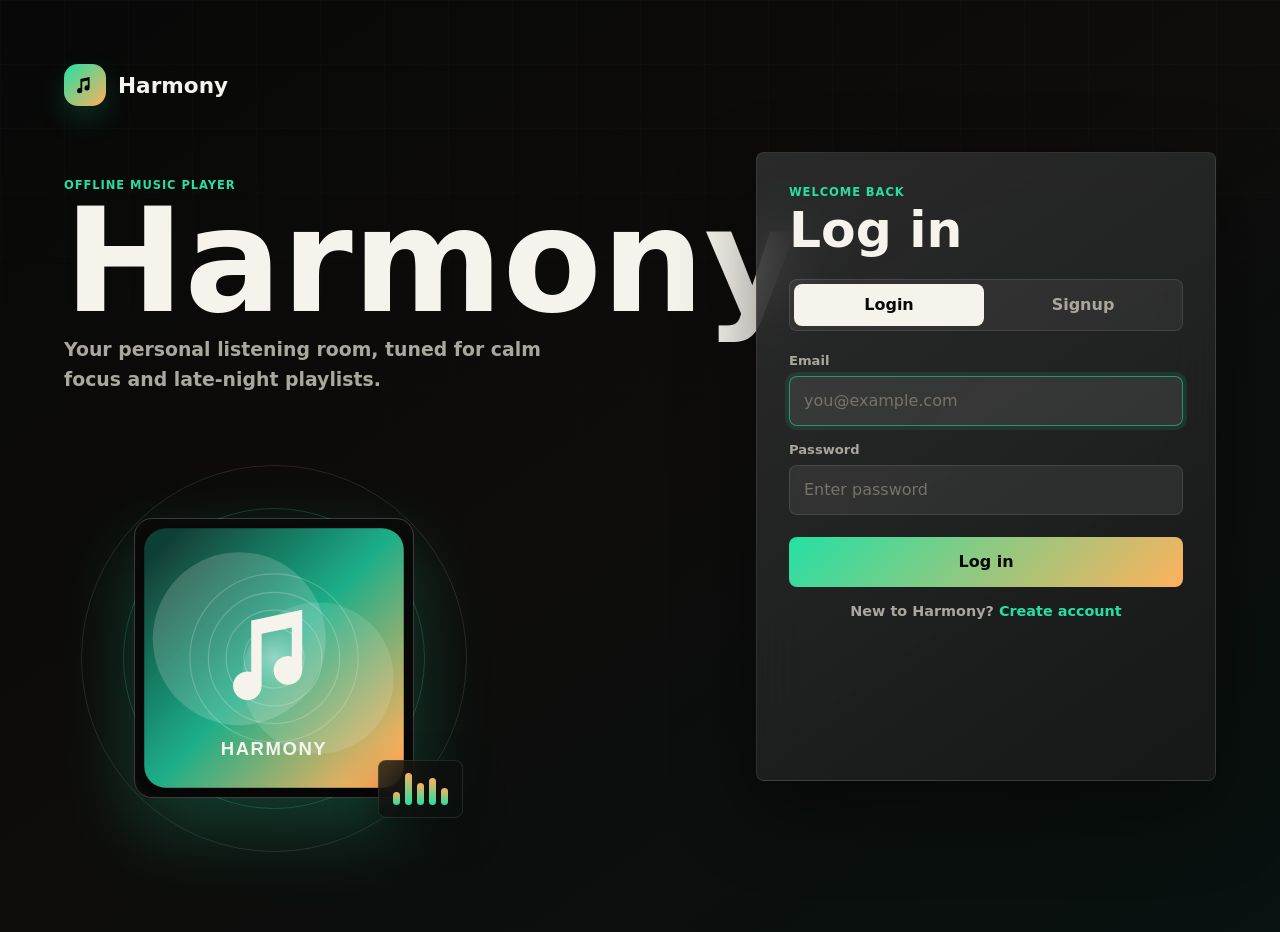
<file: index.html>
<!DOCTYPE html>
<html lang="en">
  <head>
    <meta charset="UTF-8" />
    <meta name="viewport" content="width=device-width, initial-scale=1.0" />
    <title>Harmony - Offline Music Player</title>
    <script>
      (() => {
        try {
          const user = JSON.parse(localStorage.getItem("harmony:current-user") || "null");
          if (!user || !user.email) {
            window.location.replace("auth.html");
          }
        } catch (error) {
          localStorage.removeItem("harmony:current-user");
          window.location.replace("auth.html");
        }
      })();
    </script>
    <link rel="stylesheet" href="style.css" />
  </head>
  <body>
    <div class="ambient-grid" aria-hidden="true"></div>

    <div class="app-shell">
      <aside class="sidebar" aria-label="Primary navigation">
        <a class="brand" href="#" aria-label="Harmony home">
          <span class="brand-mark">
            <img src="assets/icons/music.svg" alt="" />
          </span>
          <span>Harmony</span>
        </a>

        <nav class="nav-list">
          <button class="nav-item is-active" type="button" data-view="home">
            <img src="assets/icons/home.svg" alt="" />
            <span>Home</span>
          </button>
          <button class="nav-item" type="button" data-view="library">
            <img src="assets/icons/library.svg" alt="" />
            <span>Library</span>
            <span class="nav-count" id="likedCount">0</span>
          </button>
        </nav>

        <div class="playlists-section">
          <div class="playlists-header">
            <h3 class="playlists-title">Playlists</h3>
            <button class="create-playlist-btn" id="createPlaylistBtn" type="button" aria-label="Create new playlist" title="Create new playlist">
              <img src="assets/icons/add.svg" alt="" />
            </button>
          </div>
          <ul class="playlists-list" id="playlistsList" aria-label="Your playlists"></ul>
        </div>

        <div class="sidebar-panel">
          <p class="panel-kicker">Offline</p>
          <p class="panel-title">9-track collection</p>
          <div class="mini-eq" aria-hidden="true">
            <span></span>
            <span></span>
            <span></span>
            <span></span>
          </div>
        </div>
      </aside>

      <main class="main-content">
        <header class="topbar">
          <div>
            <p class="eyebrow" id="viewEyebrow">Home</p>
            <h1 id="viewTitle">Today's Mix</h1>
          </div>

          <label class="search-box" for="searchInput">
            <img src="assets/icons/search.svg" alt="" />
            <input id="searchInput" type="search" placeholder="Search songs" autocomplete="off" />
            <button class="clear-search" id="clearSearch" type="button" aria-label="Clear search">
              <img src="assets/icons/close.svg" alt="" />
            </button>
          </label>

          <div class="user-menu" aria-label="Account">
            <span class="welcome-copy" id="welcomeName">Welcome</span>
            <button class="logout-button" id="logoutBtn" type="button">Logout</button>
          </div>
        </header>

        <section class="hero-panel" aria-labelledby="heroTitle">
          <div class="hero-copy">
            <p class="eyebrow" id="heroEyebrow">Now Playing</p>
            <h2 id="heroTitle">Blinding Lights</h2>
            <p id="heroArtist">The Weeknd</p>
            <div class="hero-actions">
              <button class="hero-play" id="heroPlay" type="button">
                <img src="assets/icons/play.svg" alt="" id="heroPlayIcon" />
                <span id="heroPlayText">Play</span>
              </button>
              <button class="icon-button glass-button" id="heroFavorite" type="button" aria-label="Like song">
                <img src="assets/icons/heart.svg" alt="" />
              </button>
            </div>
          </div>

          <div class="hero-visual">
            <img id="heroCover" src="assets/covers/default-cover.svg" alt="Album cover" />
            <div class="hero-rings" aria-hidden="true">
              <span></span>
              <span></span>
              <span></span>
            </div>
          </div>
        </section>

        <section class="tracks-section" aria-labelledby="tracksHeading">
          <div class="section-heading">
            <div>
              <p class="eyebrow" id="trackContext">All Tracks</p>
              <h2 id="tracksHeading">Featured Songs</h2>
            </div>
            <span id="resultCount">9 songs</span>
          </div>

          <div class="track-grid" id="trackGrid" aria-live="polite"></div>
          <div class="empty-state" id="emptyState" hidden>
            <img src="assets/icons/search.svg" alt="" />
            <h3>No songs found</h3>
            <p>Try another title.</p>
          </div>
        </section>
      </main>
    </div>

    <footer class="player" aria-label="Music player">
      <div class="player-song">
        <img class="player-cover" id="playerCover" src="assets/covers/default-cover.svg" alt="Album cover" />
        <div class="player-meta">
          <p id="playerTitle">Blinding Lights</p>
          <span id="playerArtist">The Weeknd</span>
        </div>
        <button class="icon-button like-button" id="playerFavorite" type="button" aria-label="Like song">
          <img src="assets/icons/heart.svg" alt="" />
        </button>
      </div>

      <div class="player-center">
        <div class="control-row">
          <button class="icon-button" id="prevBtn" type="button" aria-label="Previous song">
            <img src="assets/icons/prev.svg" alt="" />
          </button>
          <button class="icon-button primary-control" id="playPauseBtn" type="button" aria-label="Play">
            <img id="playPauseIcon" src="assets/icons/play.svg" alt="" />
          </button>
          <button class="icon-button" id="nextBtn" type="button" aria-label="Next song">
            <img src="assets/icons/next.svg" alt="" />
          </button>
        </div>

        <div class="timeline">
          <span id="currentTime">0:00</span>
          <input class="range progress-range" id="progressRange" type="range" min="0" max="1000" value="0" aria-label="Seek" />
          <span id="durationTime">0:00</span>
        </div>
      </div>

      <div class="player-volume">
        <button class="icon-button" id="muteBtn" type="button" aria-label="Mute">
          <img id="volumeIcon" src="assets/icons/volume.svg" alt="" />
        </button>
        <input class="range volume-range" id="volumeRange" type="range" min="0" max="1" step="0.01" value="0.72" aria-label="Volume" />
      </div>
    </footer>

    <!-- Create Playlist Modal -->
    <div class="modal-overlay" id="createPlaylistModal" hidden>
      <div class="modal-content">
        <div class="modal-header">
          <h2>Create New Playlist</h2>
          <button class="modal-close" type="button" aria-label="Close modal">
            <img src="assets/icons/close.svg" alt="" />
          </button>
        </div>
        <div class="modal-body">
          <label for="playlistNameInput" class="input-label">Playlist Name</label>
          <input id="playlistNameInput" type="text" placeholder="My Awesome Playlist" maxlength="50" />
          <div class="input-error" id="playlistNameError" hidden></div>
        </div>
        <div class="modal-footer">
          <button class="btn-secondary" id="cancelPlaylistBtn" type="button">Cancel</button>
          <button class="btn-primary" id="confirmPlaylistBtn" type="button">Create</button>
        </div>
      </div>
    </div>

    <!-- Add Songs to Playlist Modal -->
    <div class="modal-overlay" id="addSongsModal" hidden>
      <div class="modal-content modal-lg">
        <div class="modal-header">
          <h2 id="addSongsTitle">Add Songs to Playlist</h2>
          <button class="modal-close" type="button" aria-label="Close modal">
            <img src="assets/icons/close.svg" alt="" />
          </button>
        </div>
        <div class="modal-body modal-search">
          <label class="search-box-modal" for="addSongsSearch">
            <img src="assets/icons/search.svg" alt="" />
            <input id="addSongsSearch" type="search" placeholder="Search songs..." autocomplete="off" />
          </label>
          <div class="songs-list" id="addSongsList"></div>
          <div class="empty-state-modal" id="addSongsEmpty" hidden>
            <img src="assets/icons/search.svg" alt="" />
            <h3>No songs found</h3>
          </div>
        </div>
        <div class="modal-footer">
          <button class="btn-secondary" id="closeAddSongsBtn" type="button">Done</button>
        </div>
      </div>
    </div>

    <audio id="audio" preload="metadata"></audio>
    <script src="data/songs.js" defer></script>
    <script src="script.js" defer></script>
  </body>
</html>
</file>
<file: style.css>
:root {
  color-scheme: dark;
  --bg: #070807;
  --bg-elevated: rgba(19, 21, 20, 0.74);
  --bg-strong: rgba(25, 27, 25, 0.92);
  --line: rgba(255, 255, 255, 0.1);
  --line-strong: rgba(255, 255, 255, 0.18);
  --text: #f6f3ec;
  --muted: #aaa79d;
  --soft: #77736b;
  --accent: #24e0a4;
  --accent-2: #ffb15c;
  --accent-3: #ec5f7e;
  --cover-glow: rgba(42, 210, 159, 0.28);
  --player-height: 104px;
  --sidebar-width: 260px;
  --shadow-lg: 0 30px 80px rgba(0, 0, 0, 0.46);
  --shadow-md: 0 16px 40px rgba(0, 0, 0, 0.34);
}

* {
  box-sizing: border-box;
}

html {
  min-width: 320px;
  background: var(--bg);
}

body {
  min-height: 100vh;
  margin: 0;
  overflow: hidden;
  background:
    linear-gradient(145deg, rgba(7, 8, 7, 0.96), rgba(15, 13, 12, 0.95) 48%, rgba(8, 18, 16, 0.98)),
    #070807;
  color: var(--text);
  font-family: Inter, ui-sans-serif, system-ui, -apple-system, BlinkMacSystemFont, "Segoe UI", sans-serif;
  letter-spacing: 0;
}

button,
input {
  font: inherit;
}

button {
  border: 0;
}

img {
  display: block;
  max-width: 100%;
}

.ambient-grid {
  position: fixed;
  inset: 0;
  pointer-events: none;
  background-image:
    linear-gradient(rgba(255, 255, 255, 0.027) 1px, transparent 1px),
    linear-gradient(90deg, rgba(255, 255, 255, 0.027) 1px, transparent 1px);
  background-size: 64px 64px;
  mask-image: linear-gradient(to bottom, rgba(0, 0, 0, 0.7), transparent 70%);
}

.app-shell {
  position: relative;
  z-index: 1;
  display: grid;
  grid-template-columns: var(--sidebar-width) minmax(0, 1fr);
  gap: 20px;
  height: 100vh;
  padding: 20px 20px calc(var(--player-height) + 38px);
}

.sidebar,
.hero-panel,
.player {
  border: 1px solid var(--line);
  background: var(--bg-elevated);
  backdrop-filter: blur(26px);
  box-shadow: var(--shadow-md);
}

.sidebar {
  display: flex;
  min-height: 0;
  flex-direction: column;
  gap: 28px;
  padding: 22px;
  border-radius: 22px;
}

.brand {
  display: inline-flex;
  align-items: center;
  gap: 12px;
  color: var(--text);
  font-size: 1.35rem;
  font-weight: 850;
  text-decoration: none;
}

.brand-mark {
  display: grid;
  width: 42px;
  height: 42px;
  place-items: center;
  border-radius: 14px;
  background: linear-gradient(135deg, var(--accent), var(--accent-2));
  box-shadow: 0 12px 28px rgba(36, 224, 164, 0.18);
}

.brand-mark img {
  width: 22px;
  filter: brightness(0) saturate(100%);
}

.nav-list {
  display: grid;
  gap: 8px;
}

.nav-item {
  display: grid;
  grid-template-columns: 22px 1fr auto;
  align-items: center;
  gap: 12px;
  min-height: 48px;
  padding: 0 14px;
  border-radius: 8px;
  background: transparent;
  color: var(--muted);
  cursor: pointer;
  text-align: left;
  transition: background 180ms ease, color 180ms ease, transform 180ms ease;
}

.nav-item img {
  width: 20px;
  opacity: 0.75;
  transition: opacity 180ms ease, transform 180ms ease;
}

.nav-item:hover,
.nav-item.is-active {
  background: rgba(255, 255, 255, 0.085);
  color: var(--text);
}

.nav-item:hover {
  transform: translateX(2px);
}

.nav-item.is-active img,
.nav-item:hover img {
  opacity: 1;
}

.nav-count {
  min-width: 24px;
  padding: 3px 7px;
  border-radius: 999px;
  background: rgba(36, 224, 164, 0.16);
  color: var(--accent);
  font-size: 0.76rem;
  font-weight: 800;
  text-align: center;
}

.sidebar-panel {
  margin-top: auto;
  padding: 16px;
  border: 1px solid var(--line);
  border-radius: 8px;
  background:
    linear-gradient(135deg, rgba(36, 224, 164, 0.12), rgba(255, 177, 92, 0.09)),
    rgba(255, 255, 255, 0.045);
}

.panel-kicker,
.eyebrow {
  margin: 0;
  color: var(--accent);
  font-size: 0.72rem;
  font-weight: 850;
  letter-spacing: 0.08em;
  text-transform: uppercase;
}

.panel-title {
  margin: 7px 0 14px;
  color: var(--text);
  font-weight: 750;
}

.mini-eq {
  display: flex;
  align-items: end;
  gap: 4px;
  height: 22px;
}

.mini-eq span,
.playing-indicator span {
  width: 4px;
  border-radius: 999px;
  background: linear-gradient(to top, var(--accent), var(--accent-2));
  animation: equalize 900ms ease-in-out infinite alternate;
}

.mini-eq span:nth-child(1),
.playing-indicator span:nth-child(1) {
  height: 40%;
}

.mini-eq span:nth-child(2),
.playing-indicator span:nth-child(2) {
  height: 100%;
  animation-delay: 120ms;
}

.mini-eq span:nth-child(3),
.playing-indicator span:nth-child(3) {
  height: 68%;
  animation-delay: 240ms;
}

.mini-eq span:nth-child(4) {
  height: 82%;
  animation-delay: 360ms;
}

.main-content {
  min-width: 0;
  overflow: auto;
  padding-right: 4px;
  scrollbar-color: rgba(255, 255, 255, 0.22) transparent;
}

.topbar {
  display: grid;
  grid-template-columns: minmax(0, 1fr) minmax(260px, 390px) auto;
  gap: 18px;
  align-items: center;
  margin-bottom: 18px;
}

.topbar h1 {
  margin: 4px 0 0;
  font-size: clamp(2rem, 4vw, 4.2rem);
  line-height: 0.95;
  letter-spacing: 0;
}

.search-box {
  position: relative;
  display: flex;
  align-items: center;
  gap: 10px;
  height: 50px;
  padding: 0 14px;
  border: 1px solid var(--line);
  border-radius: 999px;
  background: rgba(255, 255, 255, 0.075);
  transition: border-color 180ms ease, background 180ms ease, box-shadow 180ms ease;
}

.search-box:focus-within {
  border-color: rgba(36, 224, 164, 0.52);
  background: rgba(255, 255, 255, 0.1);
  box-shadow: 0 0 0 4px rgba(36, 224, 164, 0.1);
}

.search-box > img {
  width: 18px;
  opacity: 0.72;
}

.search-box input {
  width: 100%;
  min-width: 0;
  border: 0;
  outline: 0;
  background: transparent;
  color: var(--text);
}

.search-box input::placeholder {
  color: var(--soft);
}

.clear-search {
  display: grid;
  width: 28px;
  height: 28px;
  place-items: center;
  border-radius: 50%;
  background: rgba(255, 255, 255, 0.08);
  cursor: pointer;
  opacity: 0;
  pointer-events: none;
  transition: opacity 150ms ease, transform 150ms ease;
}

.clear-search.is-visible {
  opacity: 1;
  pointer-events: auto;
}

.clear-search:hover {
  transform: scale(1.05);
}

.clear-search img {
  width: 14px;
}

.user-menu {
  display: flex;
  min-width: 0;
  align-items: center;
  justify-content: end;
  gap: 10px;
}

.welcome-copy {
  max-width: 170px;
  overflow: hidden;
  color: var(--text);
  font-size: 0.9rem;
  font-weight: 800;
  text-overflow: ellipsis;
  white-space: nowrap;
}

.logout-button {
  min-height: 42px;
  padding: 0 16px;
  border: 1px solid var(--line);
  border-radius: 8px;
  background: rgba(255, 255, 255, 0.08);
  color: var(--text);
  cursor: pointer;
  font-weight: 800;
  transition: background 160ms ease, border-color 160ms ease, transform 160ms ease;
}

.logout-button:hover,
.logout-button:focus-visible {
  border-color: rgba(255, 177, 92, 0.44);
  background: rgba(255, 177, 92, 0.14);
  outline: 0;
  transform: translateY(-1px);
}

.hero-panel {
  position: relative;
  display: grid;
  grid-template-columns: minmax(0, 1fr) minmax(260px, 360px);
  gap: 24px;
  min-height: 310px;
  overflow: hidden;
  padding: 30px;
  border-radius: 24px;
  background:
    linear-gradient(120deg, rgba(255, 255, 255, 0.095), rgba(255, 255, 255, 0.032)),
    linear-gradient(135deg, rgba(36, 224, 164, 0.14), rgba(255, 177, 92, 0.08) 48%, rgba(236, 95, 126, 0.12));
}

.hero-panel::before {
  content: "";
  position: absolute;
  inset: 0;
  background:
    linear-gradient(90deg, rgba(7, 8, 7, 0.72), rgba(7, 8, 7, 0.06)),
    repeating-linear-gradient(90deg, transparent 0 18px, rgba(255, 255, 255, 0.025) 18px 19px);
  opacity: 0.9;
}

.hero-copy,
.hero-visual {
  position: relative;
  z-index: 1;
}

.hero-copy {
  display: flex;
  min-width: 0;
  flex-direction: column;
  justify-content: center;
}

.hero-copy h2 {
  max-width: 720px;
  margin: 10px 0 8px;
  font-size: clamp(2.4rem, 6vw, 5.6rem);
  line-height: 0.93;
  letter-spacing: 0;
}

.hero-copy p:not(.eyebrow) {
  margin: 0;
  color: var(--muted);
  font-size: 1.05rem;
  font-weight: 650;
}

.hero-actions {
  display: flex;
  align-items: center;
  gap: 12px;
  margin-top: 30px;
}

.hero-play {
  display: inline-flex;
  align-items: center;
  gap: 10px;
  min-height: 48px;
  padding: 0 22px;
  border-radius: 999px;
  background: var(--text);
  color: #080908;
  cursor: pointer;
  font-weight: 850;
  box-shadow: 0 16px 36px rgba(0, 0, 0, 0.25);
  transition: transform 180ms ease, box-shadow 180ms ease, background 180ms ease;
}

.hero-play:hover {
  transform: translateY(-2px);
  background: #ffffff;
  box-shadow: 0 18px 44px rgba(0, 0, 0, 0.34);
}

.hero-play img {
  width: 18px;
  filter: brightness(0) saturate(100%);
}

.glass-button {
  background: rgba(255, 255, 255, 0.11);
}

.hero-visual {
  display: grid;
  place-items: center;
}

.hero-visual img {
  position: relative;
  z-index: 2;
  width: min(100%, 310px);
  aspect-ratio: 1;
  border: 1px solid rgba(255, 255, 255, 0.18);
  border-radius: 18px;
  object-fit: cover;
  box-shadow: 0 28px 76px var(--cover-glow);
  transition: opacity 180ms ease, transform 220ms ease, box-shadow 220ms ease;
}

.hero-visual img.is-switching,
.player-cover.is-switching {
  opacity: 0.42;
  transform: scale(0.985);
}

.hero-rings {
  position: absolute;
  inset: 16px;
  display: grid;
  place-items: center;
  pointer-events: none;
}

.hero-rings span {
  position: absolute;
  width: 82%;
  aspect-ratio: 1;
  border: 1px solid rgba(255, 255, 255, 0.1);
  border-radius: 50%;
  animation: spin 14s linear infinite;
}

.hero-rings span:nth-child(2) {
  width: 66%;
  border-color: rgba(36, 224, 164, 0.2);
  animation-duration: 18s;
  animation-direction: reverse;
}

.hero-rings span:nth-child(3) {
  width: 48%;
  border-color: rgba(255, 177, 92, 0.2);
  animation-duration: 22s;
}

.tracks-section {
  margin-top: 24px;
}

.section-heading {
  display: flex;
  align-items: end;
  justify-content: space-between;
  gap: 16px;
  margin-bottom: 14px;
}

.section-heading h2 {
  margin: 4px 0 0;
  font-size: 1.35rem;
  letter-spacing: 0;
}

.section-heading span {
  flex: 0 0 auto;
  color: var(--muted);
  font-size: 0.9rem;
  font-weight: 700;
}

.track-grid {
  display: grid;
  grid-template-columns: repeat(auto-fill, minmax(188px, 1fr));
  gap: 14px;
}

.track-card {
  min-width: 0;
  padding: 12px;
  border: 1px solid rgba(255, 255, 255, 0.085);
  border-radius: 8px;
  background: rgba(255, 255, 255, 0.055);
  cursor: pointer;
  outline: 0;
  transition: transform 180ms ease, border-color 180ms ease, background 180ms ease, box-shadow 180ms ease;
}

.track-card:hover,
.track-card:focus-visible,
.track-card.is-active {
  border-color: rgba(36, 224, 164, 0.45);
  background: rgba(255, 255, 255, 0.09);
  transform: translateY(-4px);
  box-shadow: 0 18px 48px rgba(0, 0, 0, 0.24);
}

.track-card.is-active {
  background:
    linear-gradient(135deg, rgba(36, 224, 164, 0.14), rgba(255, 177, 92, 0.06)),
    rgba(255, 255, 255, 0.08);
}

.track-card.is-unavailable {
  opacity: 0.62;
}

.track-card.is-unavailable .card-play {
  background: rgba(255, 255, 255, 0.18);
}

.track-art-wrap {
  position: relative;
  overflow: hidden;
  border-radius: 8px;
}

.track-art {
  width: 100%;
  aspect-ratio: 1;
  object-fit: cover;
  transition: transform 260ms ease, filter 260ms ease;
}

.track-card:hover .track-art {
  transform: scale(1.035);
  filter: saturate(1.1);
}

.card-play {
  position: absolute;
  right: 10px;
  bottom: 10px;
  display: grid;
  width: 42px;
  height: 42px;
  place-items: center;
  border-radius: 50%;
  background: var(--accent);
  cursor: pointer;
  opacity: 0;
  transform: translateY(8px) scale(0.94);
  box-shadow: 0 14px 32px rgba(0, 0, 0, 0.32);
  transition: opacity 180ms ease, transform 180ms ease, background 180ms ease;
}

.card-play img {
  width: 18px;
  filter: brightness(0) saturate(100%);
}

.track-card:hover .card-play,
.track-card:focus-visible .card-play,
.track-card.is-active .card-play {
  opacity: 1;
  transform: translateY(0) scale(1);
}

.card-play:hover {
  background: #6ff1c9;
}

.playing-indicator {
  position: absolute;
  left: 10px;
  bottom: 10px;
  display: none;
  align-items: end;
  gap: 3px;
  width: 34px;
  height: 28px;
  padding: 7px;
  border-radius: 999px;
  background: rgba(0, 0, 0, 0.5);
}

.track-card.is-active .playing-indicator {
  display: flex;
}

.track-info {
  display: grid;
  grid-template-columns: minmax(0, 1fr) auto;
  gap: 10px;
  align-items: center;
  padding-top: 12px;
}

.track-card-actions {
  display: flex;
  gap: 6px;
  align-items: center;
}

.remove-from-playlist-btn {
  width: 32px;
  height: 32px;
}

.remove-from-playlist-btn img {
  width: 14px;
}

.track-info h3,
.track-info p,
.player-meta p,
.player-meta span {
  overflow: hidden;
  text-overflow: ellipsis;
  white-space: nowrap;
}

.track-info h3 {
  margin: 0;
  font-size: 0.98rem;
  letter-spacing: 0;
}

.track-info p {
  margin: 4px 0 0;
  color: var(--muted);
  font-size: 0.86rem;
  font-weight: 600;
}

.icon-button {
  display: grid;
  width: 42px;
  height: 42px;
  place-items: center;
  border-radius: 50%;
  background: rgba(255, 255, 255, 0.08);
  color: var(--text);
  cursor: pointer;
  transition: transform 160ms ease, background 160ms ease, box-shadow 160ms ease;
}

.icon-button img {
  width: 19px;
  pointer-events: none;
}

.icon-button:hover {
  background: rgba(255, 255, 255, 0.14);
  transform: translateY(-1px);
}

.icon-button:active {
  transform: translateY(0) scale(0.96);
}

.icon-button.is-liked,
.card-like.is-liked {
  background: rgba(236, 95, 126, 0.16);
  box-shadow: 0 0 0 1px rgba(236, 95, 126, 0.26) inset;
}

.card-like {
  width: 36px;
  height: 36px;
  justify-self: end;
}

.card-like img {
  width: 18px;
}

.empty-state {
  display: grid;
  min-height: 280px;
  place-items: center;
  align-content: center;
  gap: 10px;
  border: 1px dashed var(--line-strong);
  border-radius: 8px;
  color: var(--muted);
  text-align: center;
}

.empty-state img {
  width: 30px;
  opacity: 0.58;
}

.empty-state h3,
.empty-state p {
  margin: 0;
}

.player {
  position: fixed;
  z-index: 5;
  right: 20px;
  bottom: 18px;
  left: 20px;
  display: grid;
  grid-template-columns: minmax(220px, 1fr) minmax(360px, 1.5fr) minmax(180px, 0.8fr);
  gap: 18px;
  align-items: center;
  min-height: var(--player-height);
  padding: 14px 18px;
  border-radius: 22px;
  background:
    linear-gradient(135deg, rgba(255, 255, 255, 0.12), rgba(255, 255, 255, 0.055)),
    rgba(13, 14, 13, 0.82);
}

.player-song {
  display: grid;
  grid-template-columns: 68px minmax(0, 1fr) 42px;
  gap: 14px;
  align-items: center;
  min-width: 0;
}

.player-cover {
  width: 68px;
  aspect-ratio: 1;
  border-radius: 8px;
  object-fit: cover;
  box-shadow: 0 16px 34px var(--cover-glow);
  transition: opacity 180ms ease, transform 220ms ease, box-shadow 220ms ease;
}

.player-meta {
  min-width: 0;
}

.player-meta p {
  margin: 0;
  color: var(--text);
  font-weight: 850;
}

.player-meta span {
  display: block;
  margin-top: 4px;
  color: var(--muted);
  font-size: 0.86rem;
  font-weight: 650;
}

.player-center {
  min-width: 0;
}

.control-row {
  display: flex;
  align-items: center;
  justify-content: center;
  gap: 12px;
  margin-bottom: 12px;
}

.primary-control {
  width: 52px;
  height: 52px;
  background: var(--text);
}

.primary-control:hover {
  background: #ffffff;
  box-shadow: 0 10px 30px rgba(255, 255, 255, 0.08);
}

.primary-control img {
  width: 21px;
  filter: brightness(0) saturate(100%);
}

.timeline {
  display: grid;
  grid-template-columns: 44px minmax(0, 1fr) 44px;
  gap: 10px;
  align-items: center;
}

.timeline span {
  color: var(--muted);
  font-size: 0.78rem;
  font-variant-numeric: tabular-nums;
  font-weight: 700;
}

.timeline span:last-child {
  text-align: right;
}

.range {
  --value: 0%;
  width: 100%;
  height: 6px;
  margin: 0;
  border-radius: 999px;
  appearance: none;
  background:
    linear-gradient(90deg, var(--accent) 0 var(--value), rgba(255, 255, 255, 0.16) var(--value) 100%);
  cursor: pointer;
  outline: none;
}

.range::-webkit-slider-thumb {
  width: 15px;
  height: 15px;
  border: 3px solid #090a09;
  border-radius: 50%;
  appearance: none;
  background: #ffffff;
  box-shadow: 0 4px 14px rgba(0, 0, 0, 0.35);
  opacity: 0;
  transition: opacity 150ms ease, transform 150ms ease;
}

.range::-moz-range-thumb {
  width: 11px;
  height: 11px;
  border: 3px solid #090a09;
  border-radius: 50%;
  background: #ffffff;
  box-shadow: 0 4px 14px rgba(0, 0, 0, 0.35);
  opacity: 0;
  transition: opacity 150ms ease, transform 150ms ease;
}

.range:hover::-webkit-slider-thumb,
.range:focus-visible::-webkit-slider-thumb {
  opacity: 1;
}

.range:hover::-moz-range-thumb,
.range:focus-visible::-moz-range-thumb {
  opacity: 1;
}

.player-volume {
  display: grid;
  grid-template-columns: 42px minmax(90px, 1fr);
  gap: 10px;
  align-items: center;
}

.volume-range {
  --value: 72%;
}

body.auth-page {
  min-height: 100vh;
  overflow: auto;
}

.auth-shell {
  position: relative;
  z-index: 1;
  display: grid;
  grid-template-columns: minmax(0, 1fr) minmax(360px, 460px);
  gap: clamp(34px, 7vw, 92px);
  align-items: center;
  min-height: 100vh;
  padding: clamp(24px, 5vw, 66px);
}

.auth-spotlight {
  min-width: 0;
}

.auth-intro {
  max-width: 680px;
  margin-top: clamp(42px, 8vh, 92px);
}

.auth-intro h1 {
  margin: 10px 0 14px;
  font-size: clamp(4rem, 12vw, 9rem);
  line-height: 0.82;
  letter-spacing: 0;
}

.auth-intro p:not(.eyebrow) {
  max-width: 520px;
  margin: 0;
  color: var(--muted);
  font-size: clamp(1rem, 2vw, 1.18rem);
  font-weight: 650;
  line-height: 1.6;
}

.auth-visual {
  position: relative;
  display: grid;
  width: min(420px, 80vw);
  aspect-ratio: 1;
  margin-top: clamp(28px, 6vh, 54px);
  place-items: center;
}

.auth-cover {
  position: relative;
  z-index: 2;
  width: min(68%, 280px);
  aspect-ratio: 1;
  border: 1px solid rgba(255, 255, 255, 0.2);
  border-radius: 18px;
  object-fit: cover;
  box-shadow: 0 30px 76px rgba(36, 224, 164, 0.24);
}

.auth-orbit {
  position: absolute;
  inset: 4%;
  display: grid;
  place-items: center;
  pointer-events: none;
}

.auth-orbit span {
  position: absolute;
  width: 100%;
  aspect-ratio: 1;
  border: 1px solid rgba(255, 255, 255, 0.11);
  border-radius: 50%;
  animation: spin 18s linear infinite;
}

.auth-orbit span:nth-child(2) {
  width: 78%;
  border-color: rgba(36, 224, 164, 0.22);
  animation-duration: 22s;
  animation-direction: reverse;
}

.auth-orbit span:nth-child(3) {
  width: 56%;
  border-color: rgba(255, 177, 92, 0.22);
  animation-duration: 26s;
}

.auth-eq {
  position: absolute;
  right: 5%;
  bottom: 12%;
  z-index: 3;
  display: flex;
  align-items: end;
  gap: 5px;
  height: 58px;
  padding: 12px 14px;
  border: 1px solid var(--line);
  border-radius: 8px;
  background: rgba(12, 14, 13, 0.74);
  backdrop-filter: blur(18px);
  box-shadow: var(--shadow-md);
}

.auth-eq span {
  width: 7px;
  border-radius: 999px;
  background: linear-gradient(to top, var(--accent), var(--accent-2));
  animation: equalize 900ms ease-in-out infinite alternate;
}

.auth-eq span:nth-child(1) {
  height: 42%;
}

.auth-eq span:nth-child(2) {
  height: 100%;
  animation-delay: 100ms;
}

.auth-eq span:nth-child(3) {
  height: 68%;
  animation-delay: 200ms;
}

.auth-eq span:nth-child(4) {
  height: 84%;
  animation-delay: 300ms;
}

.auth-eq span:nth-child(5) {
  height: 54%;
  animation-delay: 400ms;
}

.auth-card {
  width: 100%;
  padding: clamp(22px, 4vw, 32px);
  border: 1px solid var(--line);
  border-radius: 8px;
  background:
    linear-gradient(145deg, rgba(255, 255, 255, 0.115), rgba(255, 255, 255, 0.04)),
    rgba(15, 17, 16, 0.82);
  backdrop-filter: blur(26px);
  box-shadow: var(--shadow-lg);
}

.auth-card-header h2 {
  margin: 6px 0 0;
  font-size: clamp(2rem, 5vw, 3.15rem);
  line-height: 1;
  letter-spacing: 0;
}

.auth-tabs {
  display: grid;
  grid-template-columns: repeat(2, minmax(0, 1fr));
  gap: 4px;
  margin: 24px 0 22px;
  padding: 4px;
  border: 1px solid var(--line);
  border-radius: 8px;
  background: rgba(255, 255, 255, 0.055);
}

.auth-tab {
  min-height: 42px;
  border-radius: 8px;
  background: transparent;
  color: var(--muted);
  cursor: pointer;
  font-weight: 850;
  transition: background 180ms ease, color 180ms ease, transform 180ms ease;
}

.auth-tab:hover {
  color: var(--text);
}

.auth-tab.is-active {
  background: var(--text);
  color: #080908;
}

.auth-form-stage {
  display: grid;
}

.auth-form {
  display: grid;
  grid-area: 1 / 1;
  gap: 16px;
  align-self: start;
  visibility: hidden;
  opacity: 0;
  pointer-events: none;
  transform: translateX(18px);
  transition: opacity 220ms ease, transform 220ms ease, visibility 220ms ease;
}

body.is-signup .auth-form--login {
  transform: translateX(-18px);
}

.auth-form.is-active {
  visibility: visible;
  opacity: 1;
  pointer-events: auto;
  transform: translateX(0);
}

.auth-field {
  display: grid;
  gap: 8px;
  min-width: 0;
}

.auth-field span {
  color: var(--muted);
  font-size: 0.82rem;
  font-weight: 800;
}

.auth-field input {
  width: 100%;
  min-width: 0;
  min-height: 50px;
  border: 1px solid var(--line);
  border-radius: 8px;
  outline: 0;
  padding: 0 14px;
  background: rgba(255, 255, 255, 0.07);
  color: var(--text);
  transition: border-color 180ms ease, background 180ms ease, box-shadow 180ms ease;
}

.auth-field input::placeholder {
  color: var(--soft);
}

.auth-field input:focus {
  border-color: rgba(36, 224, 164, 0.55);
  background: rgba(255, 255, 255, 0.095);
  box-shadow: 0 0 0 4px rgba(36, 224, 164, 0.11);
}

.auth-submit {
  min-height: 50px;
  margin-top: 6px;
  border-radius: 8px;
  background: linear-gradient(135deg, var(--accent), var(--accent-2));
  color: #080908;
  cursor: pointer;
  font-weight: 900;
  transition: filter 180ms ease, transform 180ms ease, box-shadow 180ms ease;
}

.auth-submit:hover,
.auth-submit:focus-visible {
  outline: 0;
  filter: saturate(1.1) brightness(1.05);
  transform: translateY(-1px);
  box-shadow: 0 16px 34px rgba(36, 224, 164, 0.18);
}

.auth-switch,
.auth-status {
  margin: 0;
  color: var(--muted);
  font-size: 0.9rem;
  font-weight: 650;
  text-align: center;
}

.auth-switch button {
  padding: 0;
  background: transparent;
  color: var(--accent);
  cursor: pointer;
  font-weight: 850;
}

.auth-switch button:hover,
.auth-switch button:focus-visible {
  color: #6ff1c9;
  outline: 0;
}

.auth-status {
  min-height: 22px;
  margin-top: 18px;
}

.auth-status.is-error {
  color: var(--accent-3);
}

.auth-status.is-success {
  color: var(--accent);
}

/* Playlist Styles */
.playlists-section {
  padding: 16px 0 0;
  border-top: 1px solid var(--line);
  margin-top: auto;
}

.playlists-header {
  display: flex;
  align-items: center;
  justify-content: space-between;
  padding: 0 14px 12px;
}

.playlists-title {
  margin: 0;
  color: var(--muted);
  font-size: 0.76rem;
  font-weight: 850;
  letter-spacing: 0.08em;
  text-transform: uppercase;
}

.create-playlist-btn {
  display: grid;
  width: 28px;
  height: 28px;
  place-items: center;
  border-radius: 6px;
  background: rgba(255, 255, 255, 0.08);
  color: var(--text);
  cursor: pointer;
  border: 0;
  transition: background 180ms ease, transform 180ms ease;
}

.create-playlist-btn:hover {
  background: rgba(255, 255, 255, 0.14);
  transform: scale(1.05);
}

.create-playlist-btn img {
  width: 14px;
}

.playlists-list {
  display: grid;
  gap: 4px;
  list-style: none;
  margin: 0;
  padding: 0 8px;
  max-height: 180px;
  overflow-y: auto;
}

.playlist-item {
  display: grid;
  grid-template-columns: minmax(0, 1fr) auto;
  align-items: center;
  gap: 8px;
  min-height: 40px;
  padding: 0 6px;
  border-radius: 6px;
  background: transparent;
  color: var(--muted);
  cursor: pointer;
  transition: background 180ms ease, color 180ms ease;
}

.playlist-item:hover,
.playlist-item.is-active {
  background: rgba(255, 255, 255, 0.09);
  color: var(--text);
}

.playlist-item.is-active {
  background: rgba(36, 224, 164, 0.15);
  color: var(--accent);
}

.playlist-name {
  min-width: 0;
  overflow: hidden;
  text-overflow: ellipsis;
  white-space: nowrap;
  font-size: 0.9rem;
  font-weight: 600;
}

.playlist-actions {
  display: flex;
  gap: 4px;
}

.playlist-action-btn {
  display: grid;
  width: 24px;
  height: 24px;
  place-items: center;
  border-radius: 4px;
  background: transparent;
  color: var(--muted);
  border: 0;
  cursor: pointer;
  transition: background 180ms ease, color 180ms ease;
}

.playlist-action-btn:hover {
  background: rgba(255, 255, 255, 0.12);
  color: var(--text);
}

.playlist-action-btn img {
  width: 14px;
}

/* Modal Styles */
.modal-overlay {
  position: fixed;
  inset: 0;
  display: flex;
  align-items: center;
  justify-content: center;
  background: rgba(0, 0, 0, 0.72);
  backdrop-filter: blur(8px);
  z-index: 1000;
}

.modal-overlay[hidden] {
  display: none;
}

.modal-content {
  position: relative;
  width: 90%;
  max-width: 480px;
  border: 1px solid var(--line);
  border-radius: 16px;
  background: var(--bg-elevated);
  box-shadow: var(--shadow-lg);
  animation: modalSlideUp 300ms ease;
}

.modal-content.modal-lg {
  max-width: 680px;
  max-height: 70vh;
  display: flex;
  flex-direction: column;
}

@keyframes modalSlideUp {
  from {
    opacity: 0;
    transform: translateY(20px);
  }
  to {
    opacity: 1;
    transform: translateY(0);
  }
}

.modal-header {
  display: flex;
  align-items: center;
  justify-content: space-between;
  gap: 12px;
  padding: 24px;
  border-bottom: 1px solid var(--line);
}

.modal-header h2 {
  margin: 0;
  font-size: 1.3rem;
  font-weight: 800;
}

.modal-close {
  display: grid;
  width: 36px;
  height: 36px;
  place-items: center;
  border-radius: 8px;
  background: rgba(255, 255, 255, 0.08);
  border: 0;
  color: var(--text);
  cursor: pointer;
  transition: background 180ms ease, transform 180ms ease;
}

.modal-close:hover {
  background: rgba(255, 255, 255, 0.14);
  transform: scale(1.05);
}

.modal-close img {
  width: 18px;
}

.modal-body {
  padding: 24px;
}

.modal-body.modal-search {
  display: flex;
  flex-direction: column;
  gap: 16px;
  padding: 16px;
  min-height: 0;
  overflow: hidden;
}

.input-label {
  display: block;
  margin-bottom: 8px;
  color: var(--text);
  font-size: 0.9rem;
  font-weight: 700;
}

.modal-body input[type="text"],
.search-box-modal input {
  width: 100%;
  padding: 12px 14px;
  border: 1px solid var(--line);
  border-radius: 8px;
  background: rgba(255, 255, 255, 0.08);
  color: var(--text);
  font-size: 0.95rem;
  transition: border-color 180ms ease, background 180ms ease;
}

.modal-body input[type="text"]:focus,
.search-box-modal input:focus {
  outline: 0;
  border-color: var(--accent);
  background: rgba(255, 255, 255, 0.12);
}

.modal-body input[type="text"]::placeholder,
.search-box-modal input::placeholder {
  color: var(--soft);
}

.input-error {
  color: var(--accent-3);
  font-size: 0.8rem;
  font-weight: 600;
}

.input-error[hidden] {
  display: none;
}

.search-box-modal {
  position: relative;
  display: flex;
  align-items: center;
  gap: 10px;
  height: 42px;
  padding: 0 12px;
  border: 1px solid var(--line);
  border-radius: 8px;
  background: rgba(255, 255, 255, 0.08);
  transition: border-color 180ms ease, background 180ms ease;
}

.search-box-modal:focus-within {
  border-color: var(--accent);
  background: rgba(255, 255, 255, 0.12);
}

.search-box-modal img {
  width: 16px;
  opacity: 0.7;
}

.search-box-modal input {
  width: 100%;
  min-width: 0;
  border: 0;
  outline: 0;
  background: transparent;
  padding: 0;
}

.songs-list {
  display: flex;
  flex-direction: column;
  gap: 8px;
  overflow-y: auto;
  max-height: calc(70vh - 160px);
}

.song-item {
  display: grid;
  grid-template-columns: 48px minmax(0, 1fr) 40px;
  gap: 12px;
  align-items: center;
  padding: 10px 12px;
  border-radius: 6px;
  background: rgba(255, 255, 255, 0.05);
  cursor: pointer;
  transition: background 180ms ease;
}

.song-item:hover {
  background: rgba(255, 255, 255, 0.1);
}

.song-item img {
  width: 100%;
  aspect-ratio: 1;
  border-radius: 4px;
  object-fit: cover;
}

.song-info {
  min-width: 0;
}

.song-info-title {
  margin: 0;
  font-size: 0.9rem;
  font-weight: 700;
  overflow: hidden;
  text-overflow: ellipsis;
  white-space: nowrap;
}

.song-info-artist {
  margin: 2px 0 0;
  color: var(--muted);
  font-size: 0.8rem;
  overflow: hidden;
  text-overflow: ellipsis;
  white-space: nowrap;
}

.add-song-checkbox {
  width: 20px;
  height: 20px;
  cursor: pointer;
  accent-color: var(--accent);
}

.empty-state-modal {
  display: flex;
  flex-direction: column;
  align-items: center;
  justify-content: center;
  gap: 12px;
  padding: 40px 20px;
  text-align: center;
}

.empty-state-modal[hidden] {
  display: none;
}

.empty-state-modal img {
  width: 40px;
  opacity: 0.5;
}

.empty-state-modal h3 {
  margin: 0;
  color: var(--muted);
  font-size: 0.95rem;
  font-weight: 700;
}

.modal-footer {
  display: flex;
  gap: 12px;
  justify-content: flex-end;
  padding: 20px 24px;
  border-top: 1px solid var(--line);
}

.btn-primary,
.btn-secondary {
  min-height: 42px;
  padding: 0 20px;
  border-radius: 8px;
  border: 0;
  font-size: 0.9rem;
  font-weight: 800;
  cursor: pointer;
  transition: transform 160ms ease, box-shadow 160ms ease;
}

.btn-primary {
  background: var(--accent);
  color: #080908;
}

.btn-primary:hover {
  transform: translateY(-1px);
  box-shadow: 0 8px 20px rgba(36, 224, 164, 0.25);
}

.btn-secondary {
  background: rgba(255, 255, 255, 0.1);
  color: var(--text);
  border: 1px solid var(--line);
}

.btn-secondary:hover {
  background: rgba(255, 255, 255, 0.14);
  transform: translateY(-1px);
}

@keyframes equalize {
  from {
    transform: scaleY(0.38);
  }
  to {
    transform: scaleY(1);
  }
}

@keyframes spin {
  from {
    transform: rotate(0deg);
  }
  to {
    transform: rotate(360deg);
  }
}

@media (max-width: 1120px) {
  :root {
    --sidebar-width: 218px;
  }

  .topbar {
    grid-template-columns: minmax(0, 1fr) minmax(220px, 330px) auto;
  }

  .welcome-copy {
    max-width: 135px;
  }

  .hero-panel {
    grid-template-columns: minmax(0, 1fr) 260px;
  }

  .player {
    grid-template-columns: minmax(200px, 1fr) minmax(300px, 1.4fr) 160px;
  }
}

@media (max-width: 880px) {
  body {
    overflow: auto;
  }

  .app-shell {
    grid-template-columns: 1fr;
    height: auto;
    min-height: 100vh;
    padding: 14px 14px 172px;
  }

  .sidebar {
    flex-direction: row;
    align-items: center;
    padding: 12px;
    border-radius: 18px;
  }

  .brand {
    flex: 1;
  }

  .nav-list {
    display: flex;
  }

  .sidebar-panel {
    display: none;
  }

  .topbar,
  .hero-panel,
  .player {
    grid-template-columns: 1fr;
  }

  .topbar {
    gap: 14px;
  }

  .user-menu {
    justify-content: space-between;
  }

  .welcome-copy {
    max-width: none;
  }

  .hero-panel {
    min-height: auto;
    padding: 24px;
  }

  .hero-visual img {
    width: min(100%, 240px);
  }

  .player {
    right: 12px;
    bottom: 12px;
    left: 12px;
    gap: 12px;
  }

  .player-volume {
    display: none;
  }

  .auth-shell {
    grid-template-columns: 1fr;
    align-items: start;
    min-height: auto;
  }

  .auth-intro {
    margin-top: 34px;
  }

  .auth-visual {
    width: min(280px, 72vw);
    margin: 26px auto 0;
  }
}

@media (max-width: 560px) {
  .sidebar {
    display: grid;
    grid-template-columns: 1fr;
  }

  .nav-list {
    width: 100%;
  }

  .nav-item {
    flex: 1;
  }

  .hero-copy h2 {
    font-size: 2.6rem;
  }

  .track-grid {
    grid-template-columns: repeat(2, minmax(0, 1fr));
  }

  .track-info {
    grid-template-columns: minmax(0, 1fr);
  }

  .card-like {
    position: absolute;
    top: 10px;
    right: 10px;
    background: rgba(0, 0, 0, 0.46);
  }

  .player-song {
    grid-template-columns: 56px minmax(0, 1fr) 38px;
  }

  .player-cover {
    width: 56px;
  }

  .auth-shell {
    padding: 18px;
  }

  .auth-intro h1 {
    font-size: 3.7rem;
  }

  .auth-visual {
    display: none;
  }

  .auth-card {
    padding: 20px;
  }
}
</file>
